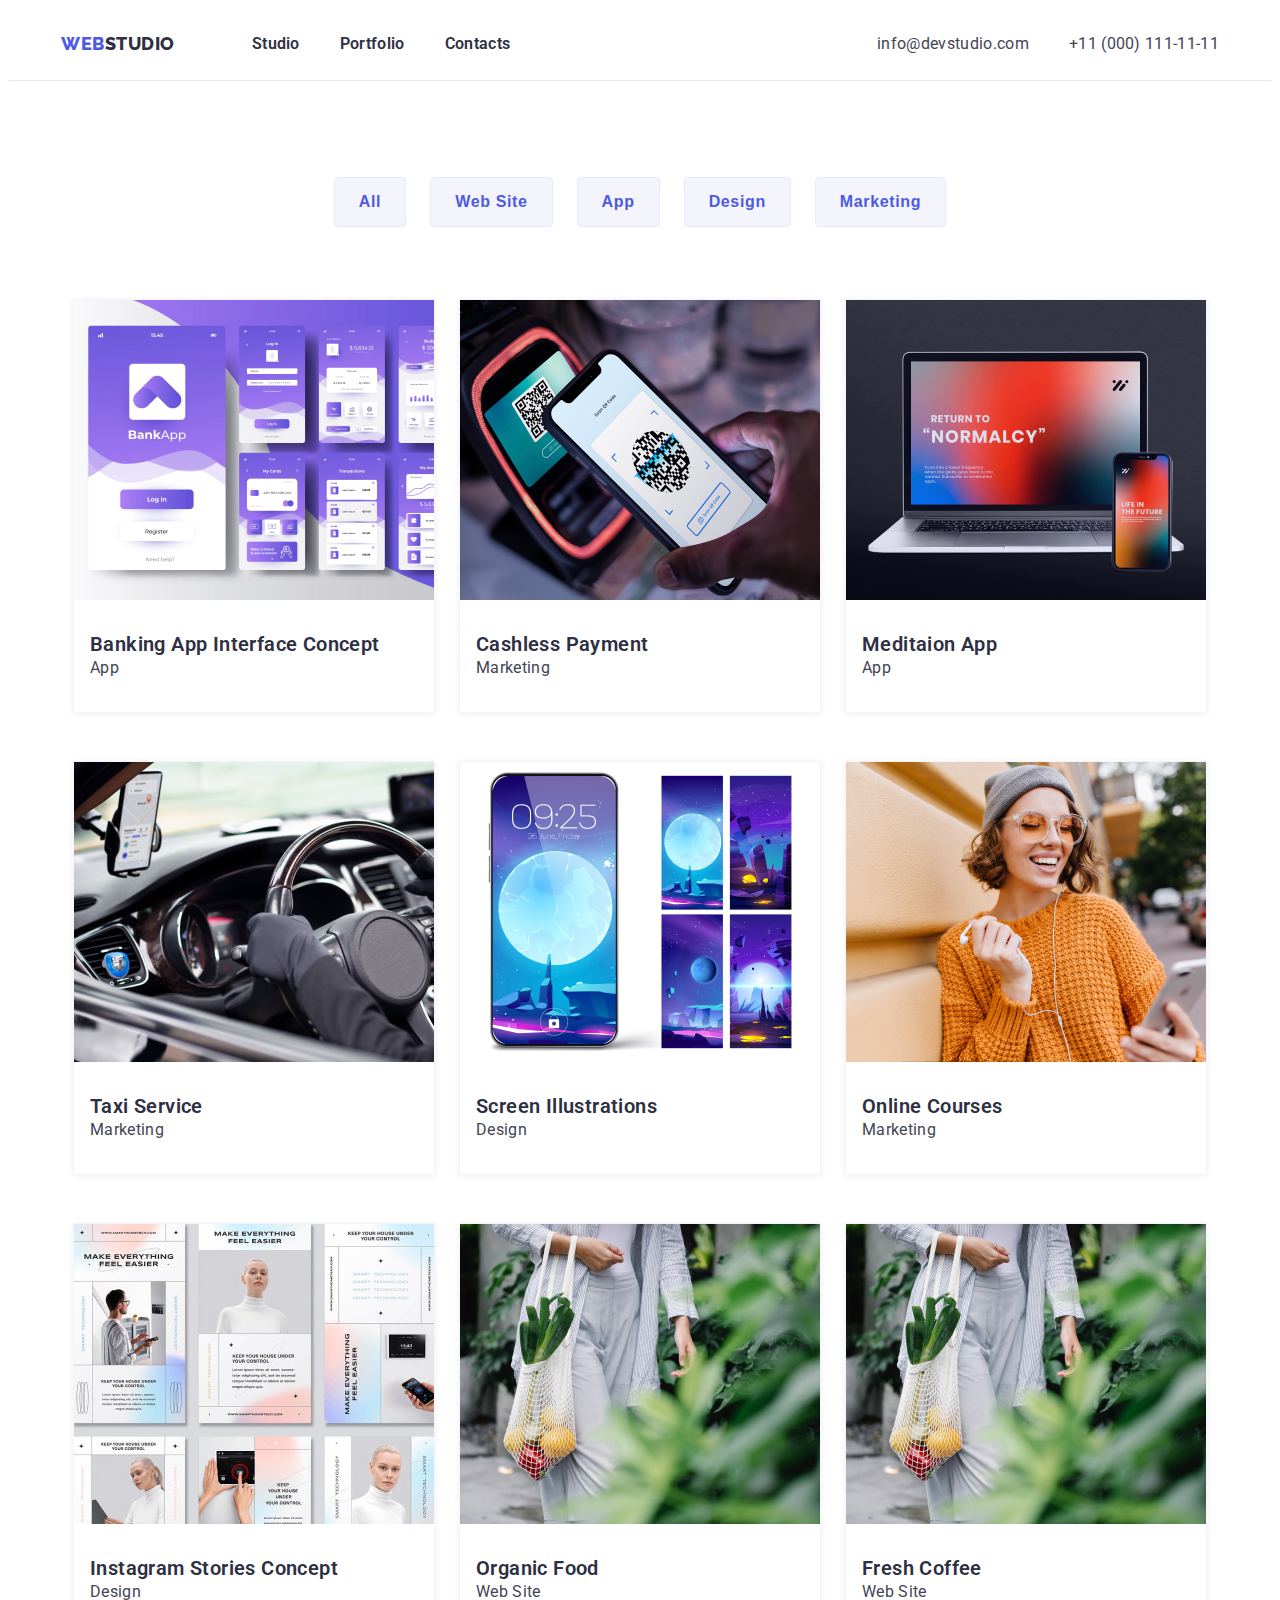
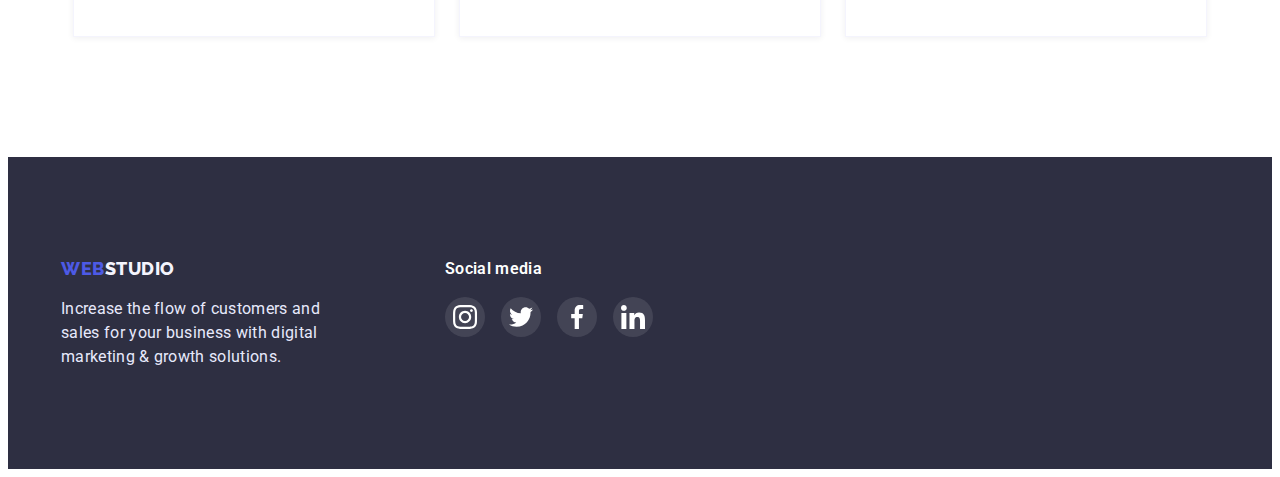
<file: portfolio.html>
<!DOCTYPE html>
<html lang="en">

<head>
  <meta charset="UTF-8" />
  <meta http-equiv="X-UA-Compatible" content="IE=edge" />
  <meta name="viewport" content="width=device-width, initial-scale=1.0" />
  <title>WebStudio</title>
  <link rel="preconnect" href="https://fonts.googleapis.com" />
  <link rel="preconnect" href="https://fonts.gstatic.com" crossorigin />
  <link href="https://fonts.googleapis.com/css2?family=Raleway:wght@800&family=Roboto:wght@400;500;700;900&display=swap"
    rel="stylesheet" />
  <link rel="stylesheet" href="./css/styles.css" />
  <link rel="stylesheet" href="https://cdnjs.cloudflare.com/ajax/libs/modern-normalize/1.1.0/modern-normalize.min.css"
    integrity="sha512-wpPYUAdjBVSE4KJnH1VR1HeZfpl1ub8YT/NKx4PuQ5NmX2tKuGu6U/JRp5y+Y8XG2tV+wKQpNHVUX03MfMFn9Q=="
    crossorigin="anonymous" referrerpolicy="no-referrer" />
</head>
<!-- HEADER -->
<header class="header header-portfolio">
  <div class="header-container container">
    <nav class="header-nav">
      <a class="header-logo link" href="./index.html"><span class="logo-web">Web</span>Studio</a>
      <ul class="header-list list">
        <li class="header-item">
          <a class="header-link link" href="./index.html">Studio</a>
        </li>
        <li class="header-item">
          <a class="header-link link" href="./portfolio.html" link>Portfolio</a>
        </li>
        <li class="header-item">
          <a class="header-link link" href="">Contacts</a>
        </li>
      </ul>
    </nav>
    <address class="header-adress">
      <ul class="adress-list list">
        <li class="adress-item">
          <a class="contact-email link" href="mailto:info@devstudio.com">info@devstudio.com</a>
        </li>
        <li class="adress-item">
          <a class="contact-phone link" href="tel:+110001111111">+11 (000) 111-11-11</a>
        </li>
      </ul>
    </address>
  </div>
</header>

<body>
  <main>
    <!-- PORTFOLIO -->
    <section class="portfolio">
      <div class="container">
        <ul class="portfolio-btn-list list">
          <li class="portfolio-btn-item">
            <button class="portfolio-btn" type="button">All</button>
          </li>
          <li class="portfolio-btn-item">
            <button class="portfolio-btn" type="button">Web Site</button>
          </li>
          <li class="portfolio-btn-item">
            <button class="portfolio-btn" type="button">App</button>
          </li>
          <li class="portfolio-btn-item">
            <button class="portfolio-btn" type="button">Design</button>
          </li>
          <li class="portfolio-btn-item">
            <button class="portfolio-btn" type="button">Marketing</button>
          </li>
        </ul>
        <ul class="portfolio-list list">
          <li class="portfolio-item">
            <img class="portfolio-img" src="./images/portfolio-img-1.jpg" alt="Portfolio img" width="360"
              height="300" />
            <div class="portfolio-box-container">
              <h3 class="porfolio-title">Banking App Interface Concept</h3>
              <p class="portfolio-subtitle">App</p>
            </div>
          </li>
          <li class="portfolio-item">
            <div class="portfolio-list-img-wrap">
              <img class="portfolio-img" src="./images/portfolio-img-2.jpg" alt="Portfolio img" width="360"
                height="300" />
              <p class="overlay">
                14 Stylish and User-Friendly App Design Concepts · Task Manager
                App · Calorie Tracker App · Exotic Fruit Ecommerce App · Cloud
                Storage App
                
              </p>
            </div>

            <div class="portfolio-box-container">
              <h3 class="porfolio-title">Cashless Payment</h3>
              <p class="portfolio-subtitle">Marketing</p>
            </div>
          </li>
          <li class="portfolio-item">
            <img class="portfolio-img" src="./images/portfolio-img-3.jpg" alt="Portfolio img" width="360"
              height="300" />
            <div class="portfolio-box-container">
              <h3 class="porfolio-title">Meditaion App</h3>
              <p class="portfolio-subtitle">App</p>
            </div>
          </li>
          <li class="portfolio-item">
            <img class="portfolio-img" src="./images/portfolio-img-4.jpg" alt="Portfolio img" width="360"
              height="300" />
            <div class="portfolio-box-container">
              <h3 class="porfolio-title">Taxi Service</h3>
              <p class="portfolio-subtitle">Marketing</p>
            </div>
          </li>
          <li class="portfolio-item">
            <img class="portfolio-img" src="./images/portfolio-img-5.jpg" alt="Portfolio img" width="360"
              height="300" />
            <div class="portfolio-box-container">
              <h3 class="porfolio-title">Screen Illustrations</h3>
              <p class="portfolio-subtitle">Design</p>
            </div>
          </li>
          <li class="portfolio-item">
            <img class="portfolio-img" src="./images/portfolio-img-6.jpg" alt="Portfolio img" width="360"
              height="300" />
            <div class="portfolio-box-container">
              <h3 class="porfolio-title">Online Courses</h3>
              <p class="portfolio-subtitle">Marketing</p>
            </div>
          </li>
          <li class="portfolio-item">
            <img class="portfolio-img" src="./images/portfolio-img-7.jpg" alt="Portfolio img" width="360"
              height="300" />
            <div class="portfolio-box-container">
              <h3 class="porfolio-title">Instagram Stories Concept</h3>
              <p class="portfolio-subtitle">Design</p>
            </div>
          </li>
          <li class="portfolio-item">
            <img class="portfolio-img" src="./images/portfolio-img-8.jpg" alt="Portfolio img" width="360"
              height="300" />
            <div class="portfolio-box-container">
              <h3 class="porfolio-title">Organic Food</h3>
              <p class="portfolio-subtitle">Web Site</p>
            </div>
          </li>
          <li class="portfolio-item">
            <img class="portfolio-img" src="./images/portfolio-img-8.jpg" alt="Portfolio img" width="360"
              height="300" />
            <div class="portfolio-box-container">
              <h3 class="porfolio-title">Fresh Coffee</h3>
              <p class="portfolio-subtitle">Web Site</p>
            </div>
          </li>
        </ul>
      </div>
    </section>
  </main>
  <footer class="footer">
    <div class="footer-container container">
      <div class="footer-logo-wrap">
        <a class="footer-logo link" href="./index.html"><span class="logo-web">Web</span>Studio</a>
        <p class="footer-text">
          Increase the flow of customers and sales for your business with
          digital marketing & growth solutions.
        </p>
      </div>
      <div class="footer-wrap">
        <h3 class="footer-title">Social media</h3>
        <ul class="footer-soc-list list">
          <li class="footer-soc-item">
            <a href="" class="footer-soc-link link"><svg class="footer-soc-icon" wigth="24" height="24">
                <use href="./images/sprite.svg#icon-instagram"></use>
              </svg></a>
          </li>
          <li class="footer-soc-item">
            <a href="" class="footer-soc-link link"><svg class="footer-soc-icon" wigth="24" height="24">
                <use href="./images/sprite.svg#icon-twitter"></use>
              </svg></a>
          </li>
          <li class="footer-soc-item">
            <a href="" class="footer-soc-link link"><svg class="footer-soc-icon" wigth="24" height="24">
                <use href="./images/sprite.svg#icon-facebook"></use>
              </svg></a>
          </li>
          <li class="footer-soc-item">
            <a href="" class="footer-soc-link link"><svg class="footer-soc-icon" wigth="24" height="24">
                <use href="./images/sprite.svg#icon-linkedin"></use>
              </svg></a>
          </li>
        </ul>
      </div>
    </div>
  </footer>
</body>

</html>
</file>
<file: css/styles.css>
body {
  font-family: "Roboto", sans-serif;
  color: #434455;
}

h1,
h2,
h3,
h4,
h5,
h6,
p {
  margin: 0;
}

img {
  display: block;
}

ul {
  margin: 0;
  padding-left: 0;
}
button {
  cursor: pointer;
}
address {
  list-style: none;
}

.list {
  list-style: none;
  margin: 0;
}

.link {
  text-decoration: none;
}
.container {
  width: 1158px;
  padding-left: 12px;
  padding-right: 12px;
  margin-left: auto;
  margin-right: auto;
}
:root {
  --hover-color: #404bbf;
  --main-text-color: #2e2f42;
  --gradient: linear-gradient(
      rgba(46, 47, 66, 0.7),
      rgba(46, 47, 66, 0.7))
}

.footer-logo {
  font-family: "Raleway";
  font-style: normal;
  font-weight: 800;
  font-size: 18px;
  line-height: 21px;
  display: flex;
  align-items: center;
  letter-spacing: 0.03em;
  text-transform: uppercase;
  color: #f4f4fd;
}
.header-logo {
  font-family: "Raleway";
  font-style: normal;
  font-weight: 800;
  font-size: 18px;
  line-height: 1.33;
  display: flex;
  align-items: center;
  letter-spacing: 0.03em;
  text-transform: uppercase;
  color: var(--main-text-color);
}
.logo-web {
  font-family: "Raleway";
  font-style: normal;
  font-weight: 800;
  font-size: 18px;
  line-height: 1.33;
  display: flex;
  align-items: center;
  letter-spacing: 0.03em;
  text-transform: uppercase;
  color: #4d5ae5;
}

/* HEADER */

.header {
  border-bottom: 1px solid #e7e9fc;
}
.header-nav {
  display: flex;
}
.header-logo {
  padding-top: 24px;
  padding-bottom: 24px;
}
.header-list {
  display: flex;
  align-items: center;
  margin-left: 77px;
  gap: 40px;
}
.adress-list {
  display: flex;
  align-items: center;
  gap: 40px;
}
.header-container {
  display: flex;
  align-items: center;
}
.header-item {
}
.header-link {
  font-weight: 600;
  font-size: 16px;
  line-height: 1.5;
  letter-spacing: 0.02em;
  color: var(--main-text-color);
  padding-top: 24px;
  padding-bottom: 24px;
}
.header-link:focus,
.header-link:hover {
  font-weight: 600;
  font-size: 16px;
  line-height: 1.5;
  letter-spacing: 0.02em;
  color: var(--hover-color);
}
.header-adress {
  margin-left: auto;
}

.contact-email {
  font-style: normal;
  font-size: 16px;
  line-height: 1.5;
  letter-spacing: 0.02em;
  color: #434455;
  padding-bottom: 24px;
}
.contact-email:hover,
.contact-email:focus {
  font-size: 16px;
  line-height: 1.5;
  letter-spacing: 0.02em;
  color: var(--hover-color);
}

.contact-phone {
  font-style: normal;
  font-size: 16px;
  line-height: 1.5;
  letter-spacing: 0.02em;
  color: #434455;
  padding-bottom: 24px;
}

/* HERO */
.hero {
  background: #2e2f42;
  padding-top: 192px;
  padding-bottom: 192px;
  background-image: var(--gradient),
    url(../images/hero-bg.jpeg);
  background-repeat: no-repeat;
  background-position: center;
  background-size: cover;
}

.hero-title {
  font-weight: 600;
  font-size: 56px;
  line-height: 1.07;
  text-align: center;
  letter-spacing: 0.02em;
  color: #ffffff;
  margin-top: 0;
  margin-bottom: 0;
  margin-bottom: 48px;
  justify-content: center;
  margin-left: auto;
  margin-right: auto;
}

.hero-btn {
  font-weight: 600;
  font-size: 16px;
  line-height: 1.19;
  align-items: center;
  letter-spacing: 0.04em;
  color: #ffffff;
  display: block;
  margin: auto;
  min-width: 170px;
  height: 51px;
  background: #4d5ae5;
  box-shadow: 0px 4px 4px rgba(0, 0, 0, 0.15);
  border-radius: 4px;
}
.hero-btn:hover,
.hero-btn:focus {
  background: var(--hover-color);
}

/* STRENGTH */
.strength {
  background-color: #ffffff;
  padding-top: 120px;
  padding-bottom: 120px;
}
.visually-hidden {
  position: absolute;
  width: 1px;
  height: 1px;
  margin: -1px;
  border: 0;
  padding: 0;
  white-space: nowrap;
  clip-path: inset(100%);
  clip: rect(0 0 0 0);
  overflow: hidden;
}

.strenth-list {
  display: flex;
  gap: 24px;
}
.strenth-item {
}
.strenth-subtitle {
  font-weight: 500;
  font-size: 20px;
  line-height: 1.5;
  letter-spacing: 0.02em;
  color: var(--main-text-color);
  padding-bottom: 8px;
}
.strenth-text {
  font-size: 16px;
  line-height: 1.5;
  letter-spacing: 0.02em;
  margin-bottom: 8px;
}
.strenth-link {
  width: 264px;
  height: 112px;
  border-radius: 4px;
  background: #f4f4fd;
  display: flex;
  justify-content: center;
  align-items: center;
}
.strenth-icon {
}

/* WHAT WE ARE DOING */

.products {
  background-color: #ffffff;
  padding-bottom: 120px;
}
.products-title {
  font-weight: 600;
  font-size: 36px;
  line-height: 1.11;
  text-align: center;
  letter-spacing: 0.02em;
  text-transform: capitalize;
  margin-bottom: 72px;
}
.products-list {
  display: flex;
  gap: 24px;
  justify-content: space-between;
}
.product-item {
  width: calc((100%-48px) / 3);
}
.product-img {
}

/* TEAM */

.team {
  background-color: #f4f4fd;
  padding-top: 120px;
  padding-bottom: 120px;
  margin: auto;
}

.team-title {
  font-weight: 600;
  font-size: 36px;
  line-height: 1.11;
  text-align: center;
  letter-spacing: 0.02em;
  text-transform: capitalize;
  color: var(--main-text-color);
  margin-bottom: 72px;
}
.team-list {
  display: flex;
  gap: 24px;
  justify-content: center;
  margin: auto;
  width: calc((100%-24px * 3) / 4);
}

.team-item {
  background: #ffffff;
  box-shadow: 0px 1px 6px rgba(46, 47, 66, 0.08),
    0px 1px 1px rgba(46, 47, 66, 0.16), 0px 2px 1px rgba(46, 47, 66, 0.08);
  border-radius: 0px 0px 4px 4px;
}

.team-box-container {
  width: 264px;
  padding-top: 32px;
  padding-bottom: 32px;
  margin-right: 0;
}

.team-soc-list {
  display: flex;
  justify-content: center;
  gap: 24px;
}
.team-soc-item {
  width: 40px;
  height: 40px;
}

.team-soc-link {
  width: 100%;
  height: 100%;
  background-color: #4d5ae5;
  border-radius: 50%;
  display: flex;
  align-items: center;
  justify-content: center;
}
.team-soc-icon {
  fill: #f4f4fd;
}

.team-subtitle {
  font-weight: 500;
  font-size: 20px;
  line-height: 1.2;
  text-align: center;
  letter-spacing: 0.02em;
  color: var(--main-text-color);
}
.team-text {
  font-size: 16px;
  line-height: 1.5;
  text-align: center;
  letter-spacing: 0.02em;
  margin-bottom: 8px;
}

/* CUSTOMERS */

.customers {
  padding-top: 120px;
  padding-bottom: 120px;
}
.customers-title {
  font-size: 36px;
  line-height: calc(42 / 36);
  text-align: center;
  letter-spacing: 0.03em;
  color: #2e2f42;
  margin-bottom: 72px;
}
.customer-list {
  display: flex;
  gap: 24px;
}

.customer-item {
  width: 168px;
  height: 88px;
}
.customer-link {
  width: 100%;
  height: 100%;
  border: 1px solid #8e8f99;
  border-radius: 4px;
  display: flex;
  align-items: center;
  justify-content: center;
}

.customer-icon {
  fill: #8e8f99;
}

.customer-link:is(:hover, :focus) {
  border-color: #4d5ae5;
}
.customer-link:is(:hover, :focus) .customer-icon {
  fill: #4d5ae5;
}

/* FOOTER */
.footer {
  background: #2e2f42;
  padding-top: 100px;
  padding-bottom: 100px;
}
.footer-logo {
  margin-bottom: 16px;
}

.footer-text {
  font-size: 16px;
  line-height: 1.5;
  letter-spacing: 0.02em;
  color: #e7e9fc;
  min-width: 264px;
}
.footer-logo-wrap {
  max-width: 264px;
}
.footer-container {
  display: flex;
}
.footer-wrap {
  margin-left: 120px;
}

.footer-title {
  font-family: "Roboto";
  font-style: normal;
  font-weight: 600;
  font-size: 16px;
  line-height: calc(24 / 16);
  letter-spacing: 0.02em;
  color: #ffffff;
  margin-bottom: 16px;
}
.footer-soc-list {
  display: flex;
  justify-content: center;
  gap: 16px;
}

.footer-soc-item {
  width: 40px;
  height: 40px;
}

.footer-soc-link {
  width: 100%;
  height: 100%;
  background-color: rgba(255, 255, 255, 0.1);
  border-radius: 50%;
  display: flex;
  align-items: center;
  justify-content: center;
}

.footer-soc-link:is(:hover, :focus) {
  background-color: #31d0aa;
}

.footer-soc-icon {
  fill: #ffffff;
}

/* PORTFOLIO PAGE */
.portfolio {
  background-color: #ffffff;
  padding-top: 96px;
  padding-bottom: 120px;
}

.portfolio-btn-list {
  display: flex;
  gap: 24px;
  justify-content: center;
  margin-bottom: 72px;
}

.portfolio-btn-item {
}
.portfolio-btn {
  font-weight: 600;
  font-size: 16px;
  line-height: 1.5;
  display: flex;
  align-items: center;
  text-align: center;
  letter-spacing: 0.04em;
  color: #4d5ae5;
  cursor: pointer;
  padding: 12px 24px;
  background: #f4f4fd;
  border: 1px solid #e7e9fc;
  border-radius: 4px;
  flex: none;
  order: 4;
  flex-grow: 0;
}

.portfolio-btn:hover,
.portfolio-btn:focus {
  background: var(--hover-color);
  font-weight: 600;
  font-size: 16px;
  line-height: 1.5;
  display: flex;
  align-items: center;
  text-align: center;
  letter-spacing: 0.04em;
  color: #ffffff;
}
.portfolio-list {
  display: flex;
  flex-wrap: wrap;
  row-gap: 48px;
  column-gap: 24px;
  justify-content: center;
}
.portfolio-list-img-wrap {
  position: relative;
  display: block;
  overflow-y: hidden;
}

.portfolio-list-img-wrap:hover .overlay {
  transform: translate(0, 0);
  transition: 500ms;
}

.overlay {
  font-style: 14px;
  background-color: #4d5ae5;
  padding-top: 20px;
  padding-bottom: 20px;
  padding-left: 10px;
  padding-right: 10px;
  position: absolute;
  left: 0;
  top: 0;
  color: rgba(244, 244, 253, 1);
  width: 100%;
  height: 100%;
  overflow-y: scroll;
  transform: translate(0, 100%);
}

.portfolio-box-container {
  padding-top: 32px;
  padding-bottom: 32px;
  margin-left: 16px;
}

.portfolio-item {
  background: #ffffff;
  border: 0.5px solid #f4f4fd;
  box-shadow: 0px 1px 6px rgba(46, 47, 66, 0.08);
  position: relative;
}
.portfolio-img {
}
.porfolio-title {
  font-weight: 600;
  font-size: 20px;
  line-height: calc(24 / 20);
  letter-spacing: 0.02em;
  color: var(--main-text-color);
}

.portfolio-subtitle {
  font-size: 16px;
  line-height: calc(24 / 16);
  letter-spacing: 0.02em;
  color: #434455;
  flex: none;
  order: 1;
  flex-grow: 0;
}

.team-box-container {
}
</file>
